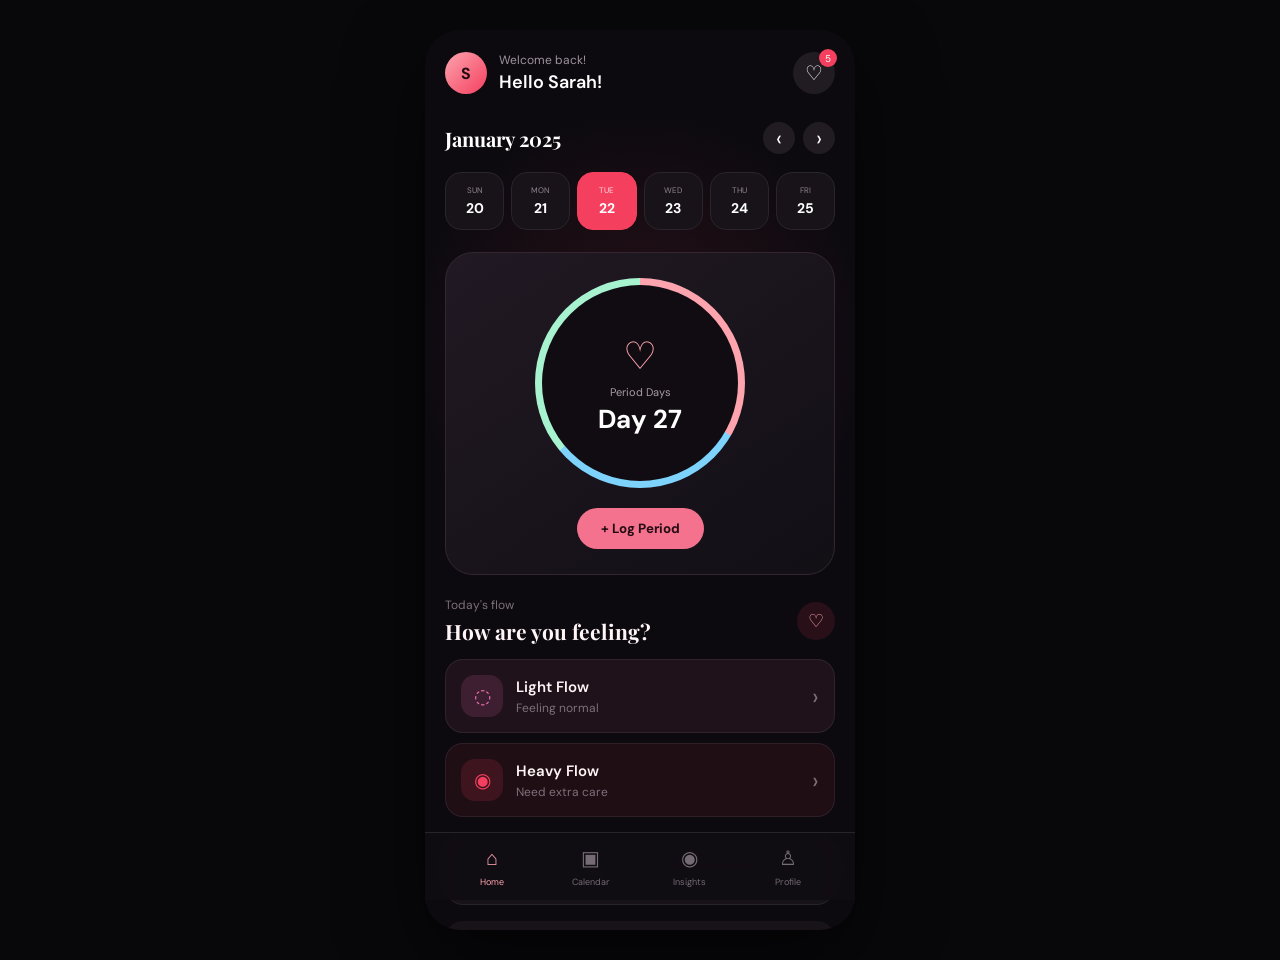
<file: frontend/index.html>
<!DOCTYPE html>
<html lang="en">

<head>
    <meta charset="UTF-8">
    <meta name="viewport" content="width=device-width, initial-scale=1.0">

    <title>Bloom — Period Tracker</title>

    <link rel="stylesheet" href="style.css">

    <link
        href="https://fonts.googleapis.com/css2?family=DM+Sans:wght@400;500;600;700&family=Playfair+Display:wght@500;600&display=swap"
        rel="stylesheet"
    >
</head>

<body>

    <div class="app">

        <!-- TOP BAR -->
        <header class="topbar">

            <div class="profile">
                <div class="avatar">S</div>

                <div>
                    <p class="welcome">Welcome back!</p>
                    <h1>Hello Sarah!</h1>
                </div>
            </div>

            <button class="notification">
                ♡
                <span>5</span>
            </button>

        </header>


        <!-- DATE -->
        <section class="date-section">

            <div class="month-row">
                <h2>January 2025</h2>

                <div class="arrows">
                    <button>‹</button>
                    <button>›</button>
                </div>
            </div>

            <div class="days">

                <div>
                    <span>SUN</span>
                    <strong>20</strong>
                </div>

                <div>
                    <span>MON</span>
                    <strong>21</strong>
                </div>

                <div class="active-day">
                    <span>TUE</span>
                    <strong>22</strong>
                </div>

                <div>
                    <span>WED</span>
                    <strong>23</strong>
                </div>

                <div>
                    <span>THU</span>
                    <strong>24</strong>
                </div>

                <div>
                    <span>FRI</span>
                    <strong>25</strong>
                </div>

            </div>

        </section>


        <!-- PERIOD CARD -->
        <section class="period-card">

            <div class="cycle-ring">

                <div class="cycle-inner">

                    <div class="uterus">♡</div>

                    <p>Period Days</p>

                    <strong>Day 27</strong>

                </div>

            </div>

            <button class="log-period">
                + Log Period
            </button>

        </section>


        <!-- FLOW SELECTION -->
        <section class="flow-section">

            <div class="flow-heading">
                <div>
                    <small>Today's flow</small>
                    <h2>How are you feeling?</h2>
                </div>

                <span class="flow-icon">♡</span>
            </div>


            <div class="flow-options">

                <!-- LIGHT FLOW → SAFEVAULT -->
                <button
                    class="flow-option light-flow"
                    onclick="openSafeVault()"
                >
                    <div class="flow-option-icon">
                        ◌
                    </div>

                    <div class="flow-option-text">
                        <strong>Light Flow</strong>
                        <span>Feeling normal</span>
                    </div>

                    <span class="flow-arrow">›</span>
                </button>


                <!-- HEAVY FLOW → SOS -->
                <button
                    class="flow-option heavy-flow"
                    onclick="openSOS()"
                >
                    <div class="flow-option-icon">
                        ◉
                    </div>

                    <div class="flow-option-text">
                        <strong>Heavy Flow</strong>
                        <span>Need extra care</span>
                    </div>

                    <span class="flow-arrow">›</span>
                </button>

            </div>

        </section>


        <!-- PREGNANCY CARD -->
        <section class="info-card">

            <div class="info-icon">♧</div>

            <div class="info-text">
                <span>Chances Of Pregnancy</span>
            </div>

            <div class="status">
                <span></span>
                Low
            </div>

        </section>


        <!-- NEXT PERIOD -->
        <section class="next-period">

            <div>
                <small>Next Period</small>
                <strong>March 21</strong>
            </div>

            <div class="days-left">
                5 days
            </div>

        </section>


        <!-- BOTTOM NAV -->
        <nav class="bottom-nav">

            <button class="nav-item active">
                <span>⌂</span>
                <small>Home</small>
            </button>

            <button class="nav-item">
                <span>▣</span>
                <small>Calendar</small>
            </button>

            <button class="nav-item">
                <span>◉</span>
                <small>Insights</small>
            </button>

            <!-- SAFEVAULT ACCESS -->
            <button
                class="nav-item"
                onclick="openSafeVault()"
            >
                <span>♙</span>
                <small>Profile</small>
            </button>

        </nav>

    </div>


    <script>

        // Light Flow → SafeVault
        function openSafeVault() {
            window.location.href = "dashboard.html";
        }


        // Heavy Flow → SOS module
        function openSOS() {
            window.location.href = "sos.html";
        }

    </script>

</body>
</html>
</file>
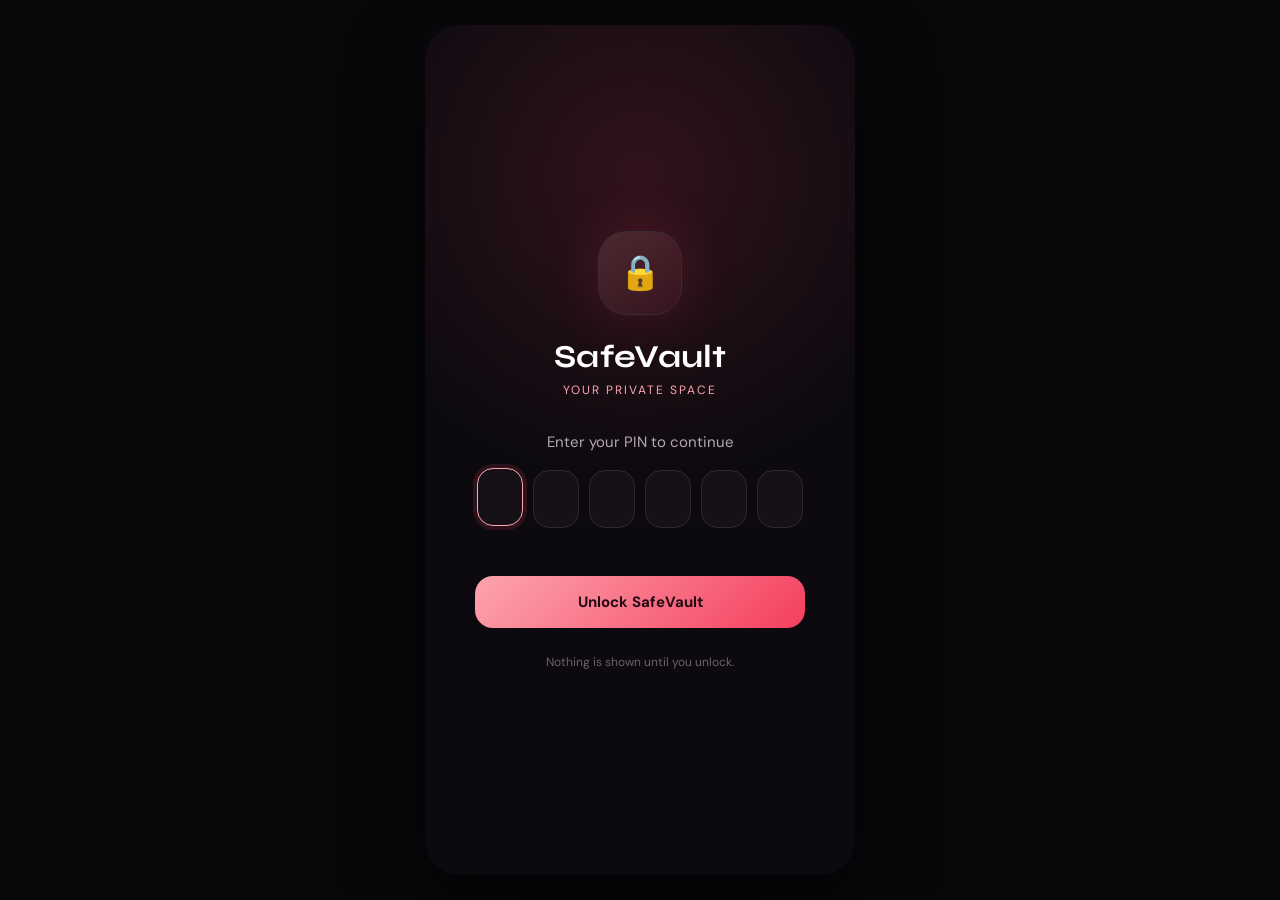
<file: frontend/lock.html>
<!DOCTYPE html>
<html lang="en">
<head>
    <meta charset="UTF-8">
    <meta name="viewport" content="width=device-width, initial-scale=1.0">
    <meta name="robots" content="noindex, nofollow">
    <title>SafeVault</title>

    <link
        href="https://fonts.googleapis.com/css2?family=DM+Sans:wght@400;500;600;700&family=Syne:wght@500;600;700&display=swap"
        rel="stylesheet"
    >

    <style>

        * { margin: 0; padding: 0; box-sizing: border-box; }

        body {
            background: #08070a;
            color: #fff;
            font-family: "DM Sans", sans-serif;
        }

        button, input { font-family: inherit; }

        .app {
            width: 100%;
            max-width: 430px;
            min-height: 100vh;
            min-height: 100dvh;
            margin: auto;
            padding: 28px 24px;

            display: flex;
            flex-direction: column;
            justify-content: center;
            align-items: center;
            text-align: center;

            background:
                radial-gradient(circle at 50% 18%, rgba(244, 63, 94, 0.16), transparent 42%),
                #0c0a0f;
        }

        .fade-in { animation: rise 0.7s cubic-bezier(.2,.7,.2,1) both; }
        .d1 { animation-delay: .08s; } .d2 { animation-delay: .16s; }
        .d3 { animation-delay: .24s; } .d4 { animation-delay: .32s; }

        @keyframes rise {
            from { opacity: 0; transform: translateY(14px); }
            to   { opacity: 1; transform: translateY(0); }
        }

        .emblem {
            width: 84px;
            height: 84px;
            border-radius: 28px;
            display: flex;
            justify-content: center;
            align-items: center;
            font-size: 34px;
            margin-bottom: 22px;

            background: linear-gradient(135deg, rgba(253,164,175,.16), rgba(244,63,94,.10));
            border: 1px solid #3a2a35;
            box-shadow: 0 0 60px rgba(244, 63, 94, 0.18);
            animation: rise .7s cubic-bezier(.2,.7,.2,1) both, glow 4s ease-in-out 1s infinite;
        }

        @keyframes glow {
            0%, 100% { box-shadow: 0 0 40px rgba(244, 63, 94, 0.12); }
            50%      { box-shadow: 0 0 70px rgba(244, 63, 94, 0.26); }
        }

        h1 {
            font-family: "Syne", sans-serif;
            font-size: 32px;
            letter-spacing: .3px;
        }

        .tagline {
            margin-top: 6px;
            color: #fda4af;
            font-size: 12px;
            letter-spacing: 2px;
            text-transform: uppercase;
        }

        .prompt {
            margin: 34px 0 18px;
            color: #b4a8b1;
            font-size: 15px;
        }

        .pin-row {
            display: flex;
            gap: 10px;
            justify-content: center;
        }

        .pin-row input {
            width: 46px;
            height: 58px;
            border-radius: 16px;
            border: 1px solid #332630;
            background: #151117;
            color: #fff;
            font-size: 24px;
            text-align: center;
            outline: none;
            caret-color: #fda4af;
            transition: border-color .2s, box-shadow .2s, transform .2s, background .2s;
        }

        .pin-row input:focus {
            border-color: #fda4af;
            box-shadow: 0 0 0 4px rgba(244, 63, 94, 0.14);
            transform: translateY(-2px);
        }

        .pin-row input.filled { border-color: #5b3946; background: #1b141b; }

        .pin-row.shake { animation: shake .45s; }
        .pin-row.error input { border-color: #f43f5e; }

        @keyframes shake {
            10%, 90% { transform: translateX(-2px); }
            20%, 80% { transform: translateX(4px); }
            30%, 50%, 70% { transform: translateX(-7px); }
            40%, 60% { transform: translateX(7px); }
        }

        .error-text {
            min-height: 22px;
            margin-top: 16px;
            font-size: 14px;
            color: #fb7185;
            opacity: 0;
            transition: opacity .25s;
        }

        .error-text.show { opacity: 1; }

        .unlock {
            width: 100%;
            max-width: 330px;
            margin-top: 10px;
            padding: 16px;
            border: none;
            border-radius: 18px;
            cursor: pointer;
            font-size: 15px;
            font-weight: 700;
            color: #220b12;
            background: linear-gradient(135deg, #fda4af, #f43f5e);
            transition: transform .15s, opacity .2s, box-shadow .2s;
            box-shadow: 0 10px 30px rgba(244, 63, 94, 0.25);
        }

        .unlock:hover:not(:disabled) { transform: translateY(-1px); }
        .unlock:active:not(:disabled) { transform: scale(.98); }
        .unlock:disabled { opacity: .4; cursor: not-allowed; box-shadow: none; }

        .foot {
            margin-top: 26px;
            color: #6c616a;
            font-size: 12px;
        }

        @media (max-width: 380px) {
            .pin-row { gap: 7px; }
            .pin-row input { width: 40px; height: 52px; }
        }

        @media (min-width: 700px) {
            body { display: flex; justify-content: center; padding: 25px; }
            .app { min-height: 850px; border-radius: 35px; box-shadow: 0 30px 80px rgba(0,0,0,.65); }
        }

        @media (prefers-reduced-motion: reduce) {
            * { animation: none !important; transition: none !important; }
        }

    </style>
</head>

<body>

<main class="app">

    <div class="emblem" aria-hidden="true">🔒</div>

    <h1 class="fade-in d1">SafeVault</h1>
    <p class="tagline fade-in d1">Your private space</p>

    <p class="prompt fade-in d2" id="prompt">Enter your PIN to continue</p>

    <div class="pin-row fade-in d3" id="pinRow" role="group" aria-label="6-digit PIN">
        <input type="password" inputmode="numeric" pattern="[0-9]*" maxlength="1" autocomplete="off" aria-label="PIN digit 1">
        <input type="password" inputmode="numeric" pattern="[0-9]*" maxlength="1" autocomplete="off" aria-label="PIN digit 2">
        <input type="password" inputmode="numeric" pattern="[0-9]*" maxlength="1" autocomplete="off" aria-label="PIN digit 3">
        <input type="password" inputmode="numeric" pattern="[0-9]*" maxlength="1" autocomplete="off" aria-label="PIN digit 4">
        <input type="password" inputmode="numeric" pattern="[0-9]*" maxlength="1" autocomplete="off" aria-label="PIN digit 5">
        <input type="password" inputmode="numeric" pattern="[0-9]*" maxlength="1" autocomplete="off" aria-label="PIN digit 6">
    </div>

    <div class="error-text" id="errorText" role="alert" aria-live="assertive"></div>

    <button class="unlock fade-in d4" id="unlockBtn" disabled>Unlock SafeVault</button>

    <p class="foot fade-in d4">Nothing is shown until you unlock.</p>

</main>

<script>

    const boxes = Array.from(document.querySelectorAll("#pinRow input"));
    const row = document.getElementById("pinRow");
    const errorText = document.getElementById("errorText");
    const unlockBtn = document.getElementById("unlockBtn");

    let busy = false;
    let blockedUntil = 0;
    let timer = null;

    function getPin() { return boxes.map(b => b.value).join(""); }

    function refresh() {
        boxes.forEach(b => b.classList.toggle("filled", b.value !== ""));
        unlockBtn.disabled = busy || Date.now() < blockedUntil || getPin().length !== 6;
    }

    function clearBoxes() {
        boxes.forEach(b => { b.value = ""; });
        refresh();
        boxes[0].focus();
    }

    function showError(text) {
        errorText.textContent = text;
        errorText.classList.add("show");
        row.classList.remove("shake");
        void row.offsetWidth;                 // restart animation
        row.classList.add("error", "shake");
    }

    function clearError() {
        errorText.classList.remove("show");
        row.classList.remove("error", "shake");
    }

    function startCountdown(seconds) {
        blockedUntil = Date.now() + seconds * 1000;
        clearInterval(timer);
        const tick = () => {
            const left = Math.ceil((blockedUntil - Date.now()) / 1000);
            if (left <= 0) {
                clearInterval(timer);
                clearError();
                errorText.textContent = "";
                boxes.forEach(b => b.disabled = false);
                refresh();
                boxes[0].focus();
                return;
            }
            errorText.textContent = "Too many attempts. Try again in " + left + "s";
            errorText.classList.add("show");
            refresh();
        };
        boxes.forEach(b => b.disabled = true);
        row.classList.add("error");
        tick();
        timer = setInterval(tick, 500);
    }

    function nextTarget() {
        const params = new URLSearchParams(window.location.search);
        const next = params.get("next");
        // Only ever return to one of our own protected pages
        return ["dashboard.html", "evidence.html", "timeline.html"].includes(next)
            ? "/" + next : "/dashboard.html";
    }

    async function unlock() {

        const pin = getPin();
        if (busy || pin.length !== 6 || Date.now() < blockedUntil) return;

        busy = true;
        unlockBtn.textContent = "Unlocking…";
        refresh();

        try {

            const response = await fetch("/api/auth/unlock", {
                method: "POST",
                credentials: "same-origin",
                headers: { "Content-Type": "application/json" },
                body: JSON.stringify({ pin })
            });

            const result = await response.json().catch(() => ({}));

            if (response.ok) {
                window.location.replace(nextTarget());
                return;
            }

            clearBoxes();

            if (response.status === 429) {
                startCountdown(result.retry_after || 30);
            } else if (response.status === 503) {
                showError("SafeVault isn't configured yet.");
            } else {
                showError("Incorrect PIN");
            }

        } catch (error) {

            showError("Can't reach SafeVault. Check your connection.");

        } finally {

            busy = false;
            unlockBtn.textContent = "Unlock SafeVault";
            refresh();

        }
    }

    boxes.forEach((box, i) => {

        box.addEventListener("input", () => {
            box.value = box.value.replace(/\D/g, "").slice(-1);
            clearError();
            if (box.value && i < boxes.length - 1) boxes[i + 1].focus();
            refresh();
            if (getPin().length === 6) unlockBtn.focus();
        });

        box.addEventListener("keydown", (e) => {
            if (e.key === "Backspace" && !box.value && i > 0) {
                boxes[i - 1].value = "";
                boxes[i - 1].focus();
                refresh();
            } else if (e.key === "ArrowLeft" && i > 0) {
                boxes[i - 1].focus();
            } else if (e.key === "ArrowRight" && i < boxes.length - 1) {
                boxes[i + 1].focus();
            } else if (e.key === "Enter") {
                unlock();
            }
        });

        box.addEventListener("focus", () => box.select());

        box.addEventListener("paste", (e) => {
            e.preventDefault();
            const digits = (e.clipboardData.getData("text") || "")
                .replace(/\D/g, "").slice(0, 6);
            digits.split("").forEach((d, k) => { boxes[k].value = d; });
            clearError();
            refresh();
            (boxes[Math.min(digits.length, 5)]).focus();
        });

    });

    unlockBtn.addEventListener("click", unlock);

    boxes[0].focus();
    refresh();

</script>

</body>
</html>
</file>
<file: frontend/style.css>
* {
    margin: 0;
    padding: 0;
    box-sizing: border-box;
}

body {
    background: #08070a;
    color: #fff;
    font-family: "DM Sans", sans-serif;
    min-height: 100vh;
}

button {
    font-family: inherit;
    border: none;
    cursor: pointer;
}

.app {
    width: 100%;
    max-width: 430px;
    min-height: 100vh;
    margin: auto;
    padding: 22px 20px 100px;

    background:
        radial-gradient(
            circle at 50% 35%,
            rgba(244, 63, 94, 0.12),
            transparent 38%
        ),
        #0c0a0f;
}


/* TOP BAR */

.topbar {
    display: flex;
    justify-content: space-between;
    align-items: center;
    margin-bottom: 28px;
}

.profile {
    display: flex;
    align-items: center;
    gap: 12px;
}

.avatar {
    width: 42px;
    height: 42px;
    border-radius: 50%;

    display: flex;
    justify-content: center;
    align-items: center;

    background: linear-gradient(
        135deg,
        #fda4af,
        #f43f5e
    );

    color: #210b13;
    font-weight: 700;
}

.welcome {
    font-size: 12px;
    color: #9f939d;
    margin-bottom: 2px;
}

.profile h1 {
    font-size: 18px;
    font-weight: 600;
}

.notification {
    width: 42px;
    height: 42px;

    border-radius: 50%;

    background: #211b22;
    color: #fff;

    font-size: 20px;

    position: relative;
}

.notification span {
    position: absolute;

    top: -3px;
    right: -2px;

    width: 18px;
    height: 18px;

    border-radius: 50%;

    background: #f43f5e;
    color: white;

    font-size: 10px;

    display: flex;
    justify-content: center;
    align-items: center;
}


/* DATE */

.month-row {
    display: flex;
    justify-content: space-between;
    align-items: center;

    margin-bottom: 18px;
}

.month-row h2 {
    font-family: "Playfair Display", serif;
    font-size: 20px;
}

.arrows {
    display: flex;
    gap: 8px;
}

.arrows button {
    width: 32px;
    height: 32px;

    border-radius: 50%;

    background: #211b22;
    color: #fff;

    font-size: 22px;
}

.days {
    display: grid;
    grid-template-columns: repeat(6, 1fr);
    gap: 7px;
}

.days div {
    height: 58px;

    border-radius: 16px;

    background: #171319;

    display: flex;
    flex-direction: column;

    justify-content: center;
    align-items: center;

    gap: 4px;

    border: 1px solid #2a242c;
}

.days span {
    font-size: 8px;
    color: #92858f;
}

.days strong {
    font-size: 14px;
}

.days .active-day {
    background: #f43f5e;
    border-color: #f43f5e;
}

.days .active-day span {
    color: #ffdce2;
}


/* PERIOD CARD */

.period-card {
    margin-top: 22px;

    padding: 25px 20px;

    border-radius: 28px;

    background:
        linear-gradient(
            145deg,
            #211923,
            #120f15
        );

    border: 1px solid #332630;

    display: flex;
    flex-direction: column;
    align-items: center;
}

.cycle-ring {
    width: 210px;
    height: 210px;

    border-radius: 50%;

    display: flex;
    justify-content: center;
    align-items: center;

    background:
        conic-gradient(
            #fda4af 0deg 120deg,
            #7dd3fc 120deg 230deg,
            #a7f3d0 230deg 360deg
        );

    padding: 7px;
}

.cycle-inner {
    width: 100%;
    height: 100%;

    border-radius: 50%;

    background: #100c11;

    display: flex;
    flex-direction: column;
    align-items: center;
    justify-content: center;
}

.uterus {
    font-size: 38px;
    color: #fda4af;

    margin-bottom: 4px;
}

.cycle-inner p {
    font-size: 11px;
    color: #a99ca6;
}

.cycle-inner strong {
    font-size: 26px;
    margin-top: 3px;
}

.log-period {
    margin-top: 20px;

    padding: 12px 24px;

    border-radius: 30px;

    background: #f4728d;
    color: #250c14;

    font-weight: 700;

    transition: 0.2s;
}

.log-period:hover {
    transform: translateY(-2px);
}


/* INFO CARD */

.info-card {
    margin-top: 16px;

    padding: 17px;

    border-radius: 18px;

    background: #171319;

    border: 1px solid #29232b;

    display: flex;
    align-items: center;
    gap: 12px;
}

.info-icon {
    width: 36px;
    height: 36px;

    border-radius: 12px;

    background: #211b22;

    display: flex;
    justify-content: center;
    align-items: center;

    color: #fda4af;
}

.info-text {
    flex: 1;
}

.info-text span {
    font-size: 12px;
    color: #cfc2cb;
}

.status {
    font-size: 11px;
    color: #cfc2cb;

    display: flex;
    align-items: center;
    gap: 6px;
}

.status span {
    width: 6px;
    height: 6px;

    border-radius: 50%;

    background: #f472b6;
}


/* NEXT PERIOD */

.next-period {
    margin-top: 16px;

    padding: 17px;

    border-radius: 18px;

    background: #171319;

    display: flex;
    justify-content: space-between;
    align-items: center;
}

.next-period small {
    display: block;

    color: #8e828b;
    font-size: 10px;

    margin-bottom: 4px;
}

.next-period strong {
    font-size: 14px;
}

.days-left {
    color: #fda4af;
    font-size: 12px;
}


/* BOTTOM NAV */

.bottom-nav {
    position: fixed;

    bottom: 0;
    left: 50%;

    transform: translateX(-50%);

    width: min(100%, 430px);

    padding: 12px 18px;

    display: grid;
    grid-template-columns: repeat(4, 1fr);

    background: rgba(16, 13, 18, 0.95);

    border-top: 1px solid #29232b;

    backdrop-filter: blur(18px);
}

.nav-item {
    background: transparent;
    color: #756b74;

    display: flex;
    flex-direction: column;
    align-items: center;

    gap: 5px;
}

.nav-item span {
    font-size: 20px;
}

.nav-item small {
    font-size: 9px;
}

.nav-item.active {
    color: #fda4af;
}


/* DESKTOP PRESENTATION */

@media (min-width: 700px) {

    body {
        display: flex;
        justify-content: center;
        align-items: center;

        padding: 30px;
    }

    .app {
        min-height: 850px;
        max-height: 900px;

        border-radius: 35px;

        box-shadow:
            0 30px 80px rgba(0, 0, 0, 0.6);

        overflow-y: auto;
    }

    .bottom-nav {
        position: absolute;
    }
}
/* =========================================
   FLOW SELECTION
   ========================================= */

.flow-section {
    margin-top: 22px;
}

.flow-heading {
    display: flex;
    align-items: center;
    justify-content: space-between;
    margin-bottom: 14px;
}

.flow-heading small {
    display: block;
    color: #7F6F79;
    font-size: 12px;
    margin-bottom: 4px;
}

.flow-heading h2 {
    margin: 0;
    font-family: "Playfair Display", serif;
    font-size: 21px;
    color: #FFF5F7;
}

.flow-icon {
    width: 38px;
    height: 38px;
    border-radius: 50%;
    background: rgba(244, 63, 94, 0.12);
    color: #FDA4AF;
    display: flex;
    align-items: center;
    justify-content: center;
    font-size: 18px;
}


/* FLOW OPTIONS */

.flow-options {
    display: flex;
    flex-direction: column;
    gap: 10px;
}

.flow-option {
    width: 100%;
    border: 1px solid rgba(255, 255, 255, 0.07);
    border-radius: 18px;
    padding: 15px;
    display: flex;
    align-items: center;
    text-align: left;
    cursor: pointer;
    transition: all 0.2s ease;
    color: #FFF5F7;
}

.flow-option:hover {
    transform: translateY(-2px);
}

.flow-option:active {
    transform: scale(0.98);
}


/* LIGHT FLOW */

.light-flow {
    background: rgba(244, 114, 182, 0.08);
}

.light-flow:hover {
    border-color: rgba(244, 114, 182, 0.35);
}


/* HEAVY FLOW */

.heavy-flow {
    background: rgba(244, 63, 94, 0.08);
}

.heavy-flow:hover {
    border-color: rgba(244, 63, 94, 0.4);
}


/* ICON */

.flow-option-icon {
    width: 42px;
    height: 42px;
    border-radius: 14px;
    display: flex;
    align-items: center;
    justify-content: center;
    margin-right: 13px;
    font-size: 20px;
    flex-shrink: 0;
}

.light-flow .flow-option-icon {
    background: rgba(244, 114, 182, 0.14);
    color: #F472B6;
}

.heavy-flow .flow-option-icon {
    background: rgba(244, 63, 94, 0.14);
    color: #F43F5E;
}


/* TEXT */

.flow-option-text {
    display: flex;
    flex-direction: column;
    gap: 3px;
    flex: 1;
}

.flow-option-text strong {
    font-size: 15px;
    font-weight: 600;
}

.flow-option-text span {
    font-size: 12px;
    color: #7F6F79;
}


/* ARROW */

.flow-arrow {
    font-size: 24px;
    color: #7F6F79;
    margin-left: 8px;
}
</file>
